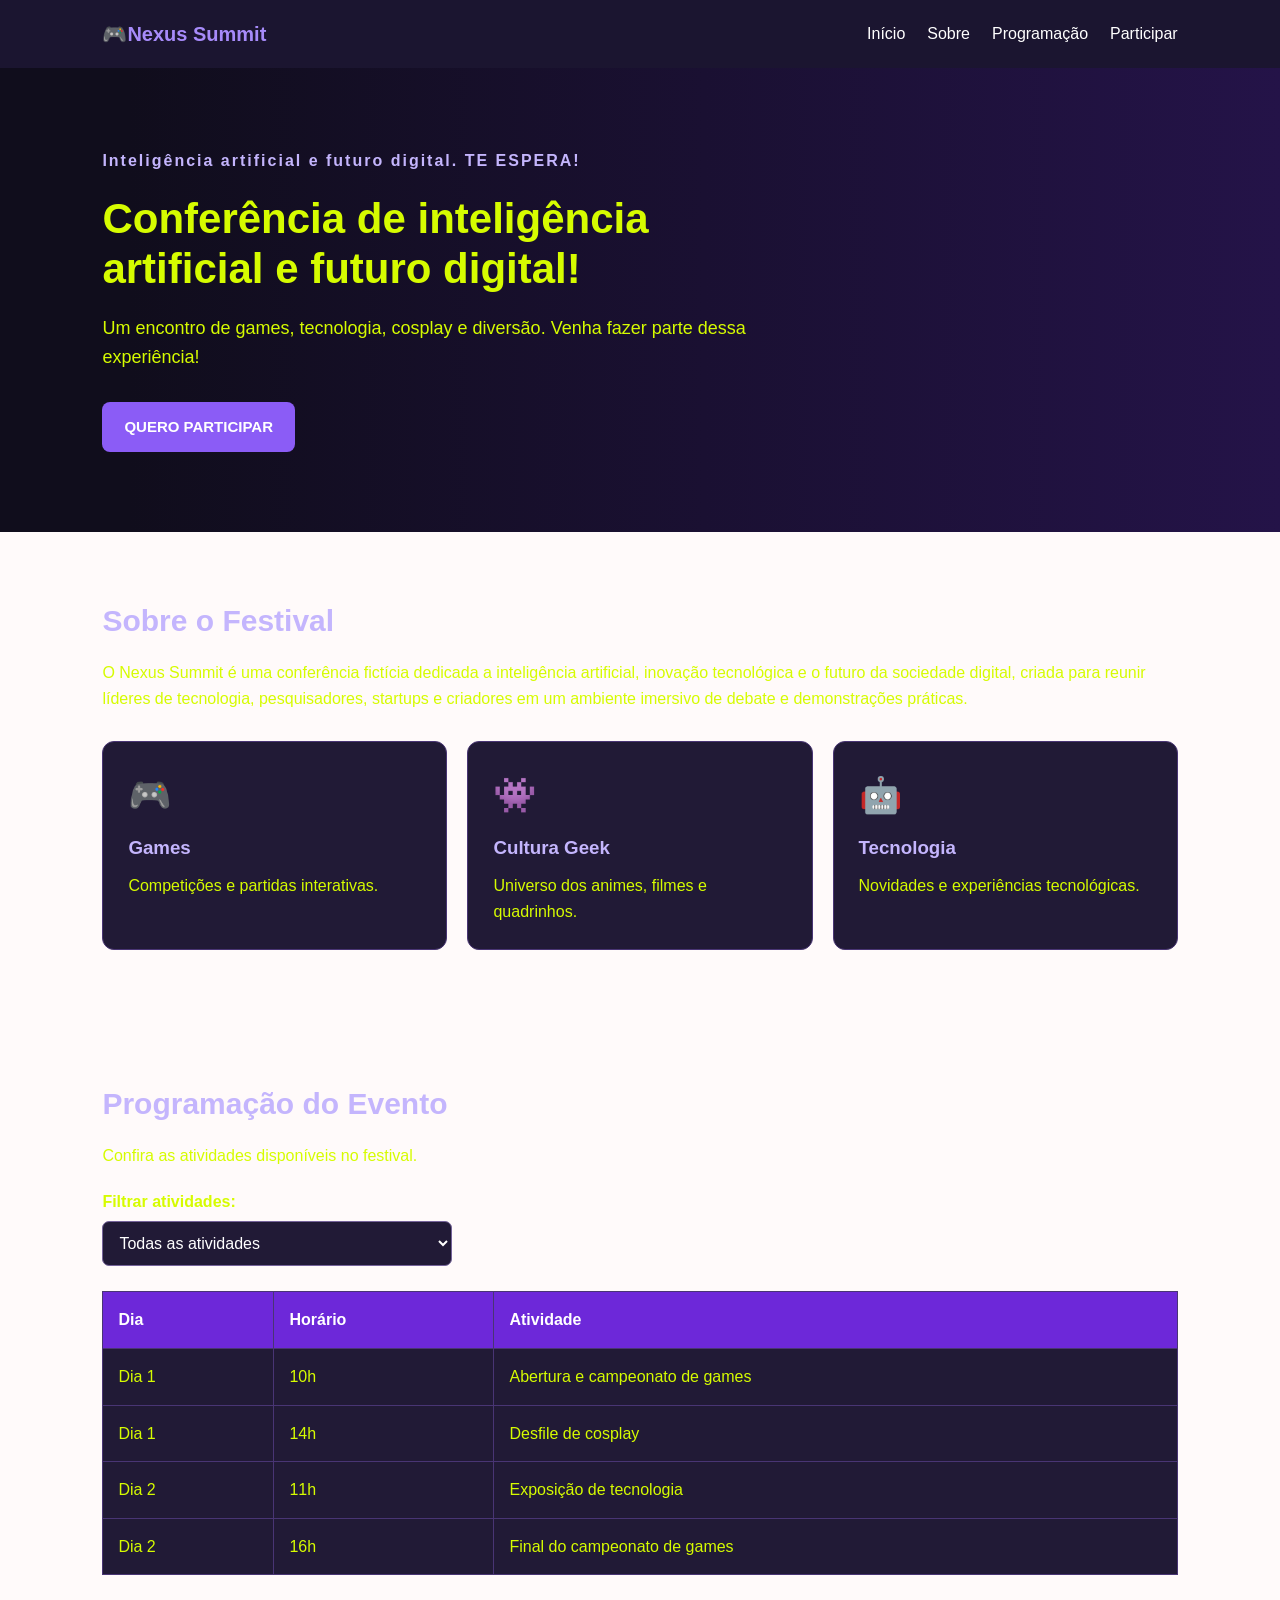
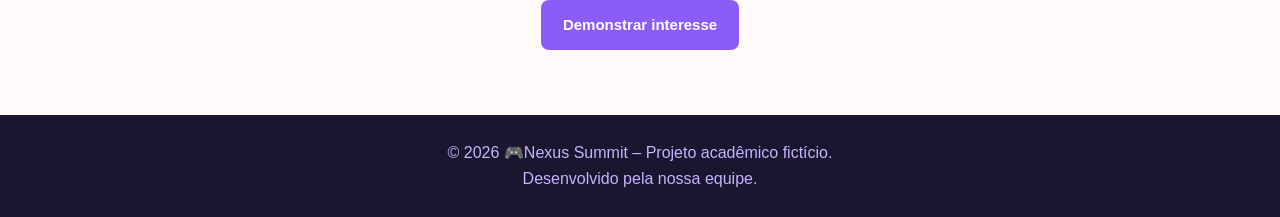
<file: trabalho herus e matheus/index.html>
<!DOCTYPE html>
<html lang="pt-BR">
<head>
    <meta charset="UTF-8">
    <meta name="viewport" content="width=device-width, initial-scale=1.0">
    <meta name="description" content="Conheça o Festival Pixel, evento geek com games, cosplay e tecnologia.">
    <title>Nexus Summit | Conferência de inteligência artificial e futuro digital.</title>
    <link rel="stylesheet" href="style.css">
    <script src="script.js" defer></script>
</head>
<body>

<header>
    <nav class="navbar">
        <a href="index.html" class="logo">🎮Nexus Summit  </a>
        <div class="menu">
            <a href="index.html">Início</a>
            <a href="#sobre">Sobre</a>
            <a href="#programacao">Programação</a>
            <a href="inscricao.html">Participar</a>
        </div>
    </nav>
</header>

<main>
    <section class="hero">
        <div class="hero-content">
            <span class="tag">Inteligência artificial e futuro digital. TE ESPERA!</span>
            <h1>Conferência de inteligência artificial e futuro digital!</h1>
            <p>
                Um encontro de games, tecnologia, cosplay e diversão.
                Venha fazer parte dessa experiência!
            </p>
            <a href="inscricao.html" class="botao">
                QUERO PARTICIPAR
            </a>
        </div>
    </section>

    <section id="sobre" class="secao">
        <h2>Sobre o Festival</h2>
        <p>
          O Nexus Summit é uma conferência fictícia dedicada a inteligência artificial, inovação tecnológica e o futuro da sociedade digital, criada para reunir líderes de tecnologia, pesquisadores, startups e criadores em um ambiente imersivo de debate e demonstrações práticas.
        </p>

        <div class="cards">
            <article class="card">
                <span>🎮</span>
                <h3>Games</h3>
                <p>Competições e partidas interativas.</p>
            </article>

            <article class="card">
                <span>👾</span>
                <h3>Cultura Geek</h3>
                <p>Universo dos animes, filmes e quadrinhos.</p>
            </article>

            <article class="card">
                <span>🤖</span>
                <h3>Tecnologia</h3>
                <p>Novidades e experiências tecnológicas.</p>
            </article>
        </div>
    </section>

    <section id="programacao" class="secao">
        <h2>Programação do Evento</h2>
        <p>Confira as atividades disponíveis no festival.</p>

        <label for="filtro">Filtrar atividades:</label>
        <select id="filtro">
            <option value="todos">Todas as atividades</option>
            <option value="games">Games</option>
            <option value="cosplay">Cosplay</option>
            <option value="tecnologia">Tecnologia</option>
        </select>

        <div class="tabela-container">
            <table>
                <thead>
                    <tr>
                        <th>Dia</th>
                        <th>Horário</th>
                        <th>Atividade</th>
                    </tr>
                </thead>

                <tbody id="lista-atividades">
                    <tr data-categoria="games">
                        <td>Dia 1</td>
                        <td>10h</td>
                        <td>Abertura e campeonato de games</td>
                    </tr>

                    <tr data-categoria="cosplay">
                        <td>Dia 1</td>
                        <td>14h</td>
                        <td>Desfile de cosplay</td>
                    </tr>

                    <tr data-categoria="tecnologia">
                        <td>Dia 2</td>
                        <td>11h</td>
                        <td>Exposição de tecnologia</td>
                    </tr>

                    <tr data-categoria="games">
                        <td>Dia 2</td>
                        <td>16h</td>
                        <td>Final do campeonato de games</td>
                    </tr>
                </tbody>
            </table>
        </div>

        <p id="mensagem-filtro" aria-live="polite"></p>

        <div class="centro">
            <a href="inscricao.html" class="botao">
                Demonstrar interesse
            </a>
        </div>
    </section>
</main>

<footer>
    <p>© 2026 🎮Nexus Summit  – Projeto acadêmico fictício.</p>
    <p>Desenvolvido pela nossa equipe.</p>
</footer>

</body>
</html>
</file>
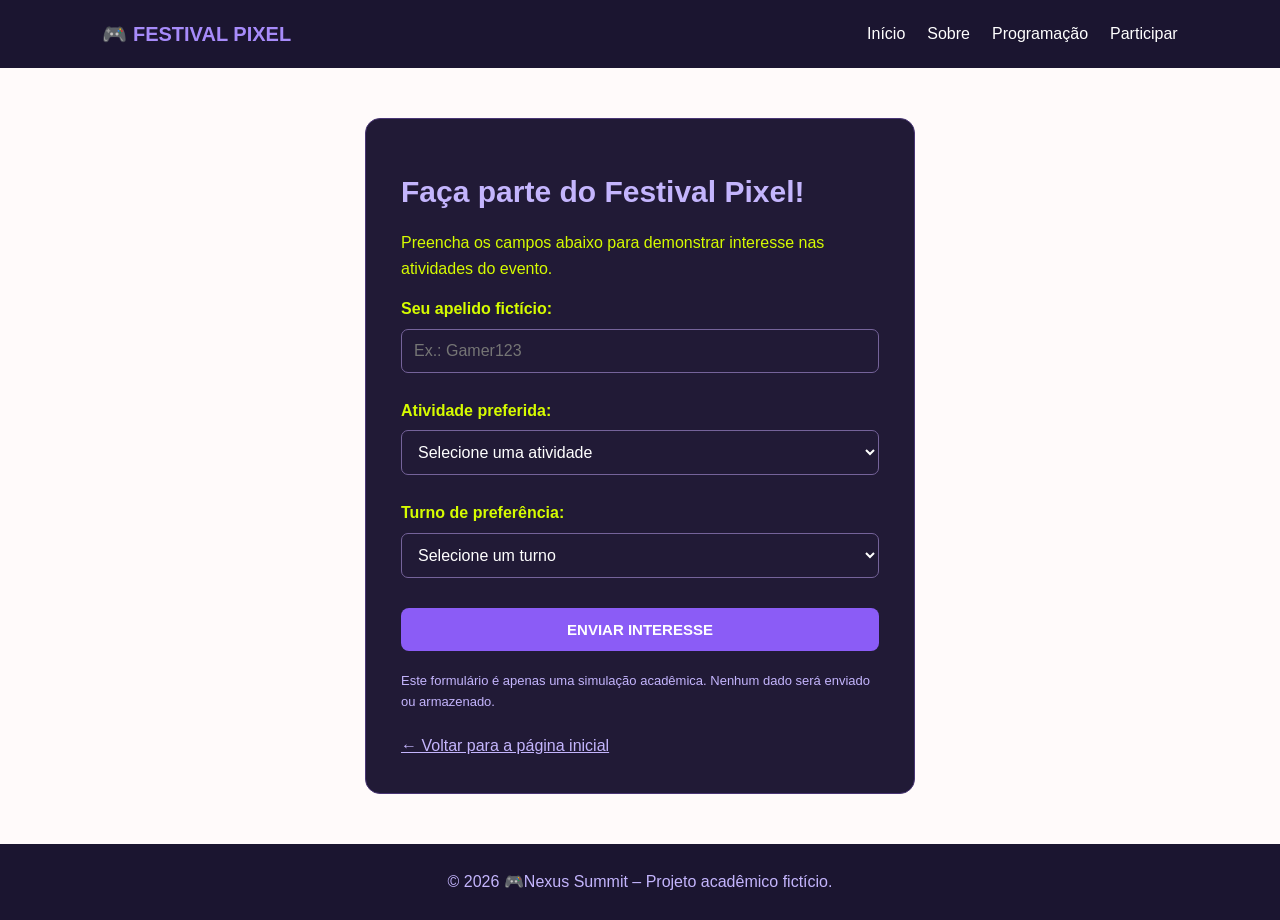
<file: trabalho herus e matheus/inscricao.html>
<!DOCTYPE html>
<html lang="pt-BR">
<head>
    <meta charset="UTF-8">
    <meta name="viewport" content="width=device-width, initial-scale=1.0">
    <meta name="description" content="Demonstre interesse nas atividades do Festival Pixel.">
    <title>Participar | Festival Pixel</title>
    <link rel="stylesheet" href="style.css">
    <script src="script.js" defer></script>
</head>
<body>

<header>
    <nav class="navbar">
        <a href="index.html" class="logo">🎮 FESTIVAL PIXEL</a>
        <div class="menu">
            <a href="index.html">Início</a>
            <a href="index.html#sobre">Sobre</a>
            <a href="index.html#programacao">Programação</a>
            <a href="inscricao.html">Participar</a>
        </div>
    </nav>
</header>

<main>
    <section class="formulario-secao">
        <div class="formulario-box">
            <h1>Faça parte do Festival Pixel!</h1>

            <p>
                Preencha os campos abaixo para demonstrar
                interesse nas atividades do evento.
            </p>

            <form id="form-interesse">

                <label for="apelido">Seu apelido fictício:</label>
                <input
                    type="text"
                    id="apelido"
                    name="apelido"
                    placeholder="Ex.: Gamer123"
                    required
                    maxlength="30"
                >

                <label for="atividade">Atividade preferida:</label>
                <select id="atividade" name="atividade" required>
                    <option value="">Selecione uma atividade</option>
                    <option value="Campeonato de games">Games</option>
                    <option value="Desfile de cosplay">Cosplay</option>
                    <option value="Exposição de tecnologia">Tecnologia</option>
                </select>

                <label for="turno">Turno de preferência:</label>
                <select id="turno" name="turno" required>
                    <option value="">Selecione um turno</option>
                    <option value="Manhã">Manhã</option>
                    <option value="Tarde">Tarde</option>
                </select>

                <button type="submit" class="botao">
                    ENVIAR INTERESSE
                </button>
            </form>

            <div id="resultado" class="resultado" aria-live="polite"></div>

            <p class="aviso">
                Este formulário é apenas uma simulação acadêmica.
                Nenhum dado será enviado ou armazenado.
            </p>

            <a href="index.html" class="voltar">
                ← Voltar para a página inicial
            </a>
        </div>
    </section>
</main>

<footer>
    <p>© 2026 🎮Nexus Summit  – Projeto acadêmico fictício.</p>
</footer>

</body>
</html>
</file>
<file: trabalho herus e matheus/style.css>
* {
    margin: 0;
    padding: 0;
    box-sizing: border-box;
}

html {
    scroll-behavior: smooth;
}

body {
    font-family: Arial, sans-serif;
    background: #fffafa;
    color: #d6fc00;
    line-height: 1.6;
}

.navbar {
    background: #1b1530;
    padding: 18px 8%;
    display: flex;
    justify-content: space-between;
    align-items: center;
    flex-wrap: wrap;
    gap: 15px;
}

.logo {
    color: #a78bfa;
    font-size: 20px;
    font-weight: bold;
    text-decoration: none;
}

.menu {
    display: flex;
    gap: 22px;
    flex-wrap: wrap;
}

.menu a {
    color: white;
    text-decoration: none;
    transition: 0.3s;
}

.menu a:hover {
    color: #a78bfa;
}

.hero {
    min-height: 430px;
    padding: 80px 8%;
    display: flex;
    align-items: center;
    background:
        linear-gradient(90deg, #100d1c 10%, #241348 100%);
}

.hero-content {
    max-width: 650px;
}

.tag {
    color: #c4b5fd;
    font-weight: bold;
    letter-spacing: 2px;
}

h1 {
    font-size: 42px;
    line-height: 1.2;
    margin: 20px 0;
}

h2 {
    color: #c4b5fd;
    font-size: 30px;
    margin-bottom: 15px;
}

h3 {
    color: #c4b5fd;
}

.hero p {
    margin-bottom: 30px;
    font-size: 18px;
}

.botao {
    display: inline-block;
    background: #8b5cf6;
    color: white;
    border: none;
    border-radius: 8px;
    padding: 13px 22px;
    font-weight: bold;
    text-decoration: none;
    cursor: pointer;
    transition: 0.3s;
    font-size: 15px;
}

.botao:hover {
    background: #6d28d9;
    transform: translateY(-2px);
}

.secao {
    padding: 65px 8%;
}

.secao > p {
    margin-bottom: 20px;
}

.cards {
    display: grid;
    grid-template-columns: repeat(3, 1fr);
    gap: 20px;
    margin-top: 30px;
}

.card {
    background: #211a36;
    padding: 25px;
    border-radius: 12px;
    border: 1px solid #493574;
}

.card span {
    font-size: 35px;
}

.card h3 {
    margin: 10px 0;
}

label {
    display: block;
    margin: 15px 0 7px;
    font-weight: bold;
}

select, input {
    width: 100%;
    max-width: 350px;
    padding: 12px;
    border-radius: 7px;
    border: 1px solid #75639a;
    background: #211a36;
    color: white;
    font-size: 16px;
}

select:focus, input:focus {
    outline: 2px solid #a78bfa;
}

.tabela-container {
    width: 100%;
    overflow-x: auto;
    margin: 25px 0;
}

table {
    width: 100%;
    border-collapse: collapse;
    min-width: 450px;
    background: #211a36;
}

th, td {
    padding: 15px;
    text-align: left;
    border: 1px solid #493574;
}

th {
    background: #6d28d9;
    color: white;
}

tr:hover {
    background: #30244b;
}

.centro {
    text-align: center;
    margin-top: 25px;
}

.formulario-secao {
    min-height: 80vh;
    padding: 50px 20px;
    display: flex;
    justify-content: center;
    align-items: center;
}

.formulario-box {
    width: 100%;
    max-width: 550px;
    background: #211a36;
    padding: 35px;
    border-radius: 15px;
    border: 1px solid #493574;
}

.formulario-box h1 {
    font-size: 30px;
    color: #c4b5fd;
}

.formulario-box input,
.formulario-box select {
    max-width: 100%;
    margin-bottom: 10px;
}

.formulario-box button {
    width: 100%;
    margin-top: 20px;
}

.resultado {
    margin-top: 20px;
    color: #86efac;
    font-weight: bold;
}

.aviso {
    color: #c4b5fd;
    font-size: 13px;
    margin-top: 20px;
}

.voltar {
    display: inline-block;
    color: #c4b5fd;
    margin-top: 20px;
}

footer {
    background: #1b1530;
    text-align: center;
    padding: 25px;
    color: #c4b5fd;
}

@media (max-width: 700px) {
    .navbar {
        flex-direction: column;
    }

    .menu {
        justify-content: center;
        gap: 12px;
    }

    .hero {
        padding: 60px 6%;
    }

    h1 {
        font-size: 32px;
    }

    .secao {
        padding: 45px 6%;
    }

    .cards {
        grid-template-columns: 1fr;
    }

    .formulario-box {
        padding: 22px;
    }
}
</file>
